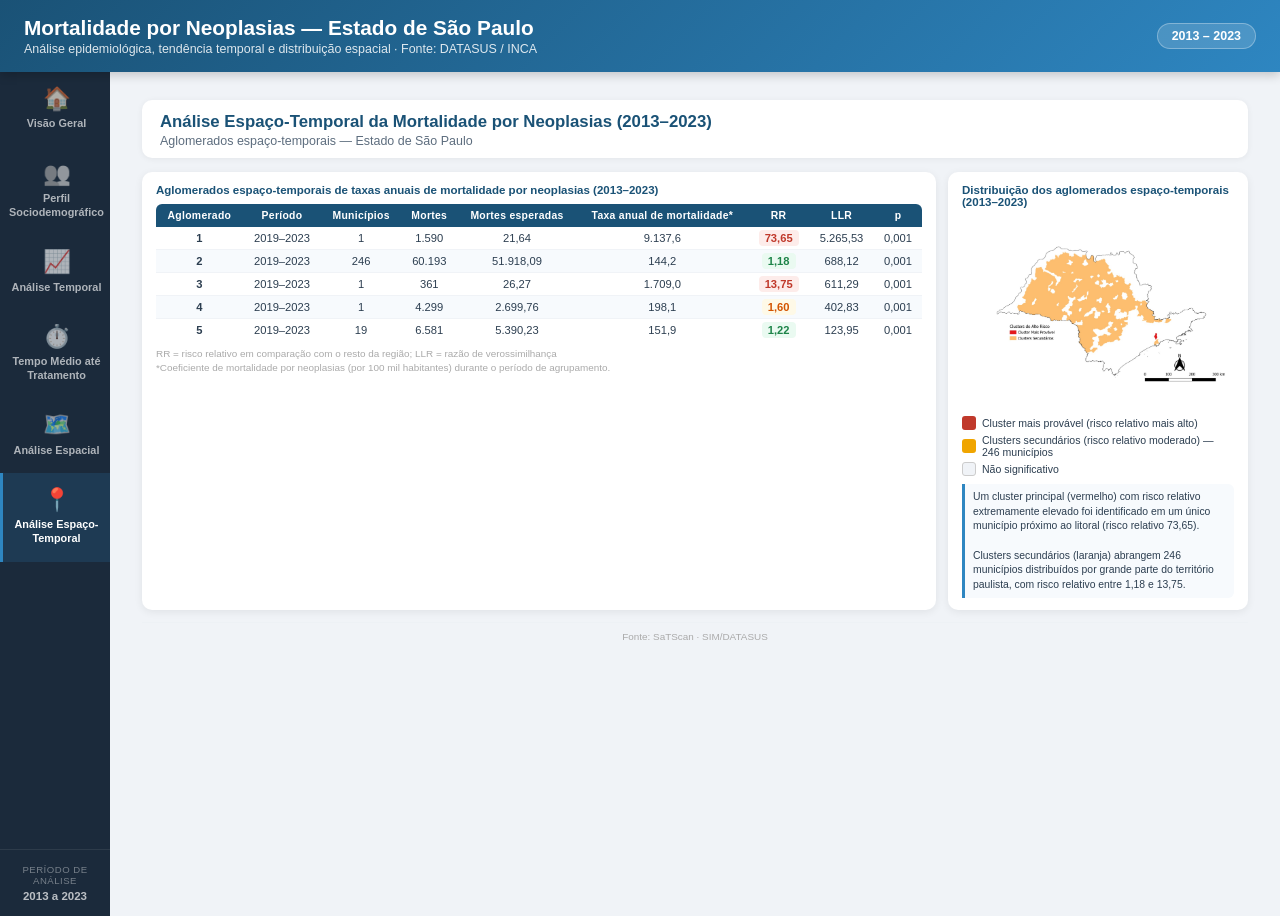
<file: espaco-temporal.html>
<!DOCTYPE html>
<html lang="pt-BR">
<head>
<meta charset="UTF-8">
<meta name="viewport" content="width=device-width, initial-scale=1.0">
<title>Análise Espaço-Temporal — Neoplasias SP</title>
<link rel="stylesheet" href="styles.css">
<style>
  .page-title-bar {
    background: white;
    padding: 12px 18px 10px;
    border-radius: 10px;
    box-shadow: 0 1px 6px rgba(0,0,0,0.06);
    margin-bottom: 14px;
    display: flex;
    justify-content: space-between;
    align-items: flex-start;
  }
  .page-title-bar h2 { font-size: 1.05rem; font-weight: 800; color: var(--azul); }
  .page-title-bar p  { font-size: 0.78rem; color: var(--cinza-sub); margin-top: 2px; }

  /* Linha principal: tabela + mapa clusters */
  .et-grid {
    display: grid;
    grid-template-columns: 1fr 300px;
    gap: 12px;
    margin-bottom: 12px;
  }

  /* Tabela clusters */
  .clusters-panel {
    background: white;
    border-radius: 10px;
    padding: 12px 14px;
    box-shadow: 0 2px 8px rgba(0,0,0,0.07);
  }
  .clusters-title { font-size: 0.72rem; font-weight: 700; color: var(--azul); margin-bottom: 8px; }
  .clusters-table { width: 100%; border-collapse: collapse; font-size: 0.7rem; }
  .clusters-table th {
    background: #1a5276;
    color: white;
    padding: 6px 8px;
    font-size: 0.65rem;
    font-weight: 700;
    text-align: center;
    white-space: nowrap;
  }
  .clusters-table td { padding: 5px 8px; border-bottom: 1px solid #f0f3f7; text-align: center; }
  .clusters-table tr:last-child td { border-bottom: none; }
  .rr-alto  { background: #fdecea; color: #c0392b; font-weight: 700; border-radius: 4px; padding: 2px 6px; }
  .rr-medio { background: #fef9e7; color: #d35400; font-weight: 700; border-radius: 4px; padding: 2px 6px; }
  .rr-baixo { background: #eafaf1; color: #1e8449; font-weight: 700; border-radius: 4px; padding: 2px 6px; }
  .clusters-note { font-size: 0.62rem; color: #aaa; margin-top: 6px; line-height: 1.4; }

  /* Mapa clusters */
  .cluster-mapa-panel {
    background: white;
    border-radius: 10px;
    padding: 12px 14px;
    box-shadow: 0 2px 8px rgba(0,0,0,0.07);
  }
  .cluster-mapa-title { font-size: 0.72rem; font-weight: 700; color: var(--azul); margin-bottom: 8px; }
  .mapa-img-placeholder {
    width: 100%; height: 140px;
    background: #f0f3f7;
    border-radius: 6px;
    display: flex;
    align-items: center;
    justify-content: center;
    color: #aaa;
    font-size: 0.7rem;
    border: 2px dashed #dde3eb;
  }
  .legenda-item {
    display: flex;
    align-items: center;
    gap: 6px;
    font-size: 0.66rem;
    color: var(--cinza-texto);
    margin-bottom: 4px;
  }
  .legenda-cor { width: 14px; height: 14px; border-radius: 3px; flex-shrink: 0; }
  .cluster-nota {
    margin-top: 8px;
    background: #f7fafd;
    border-left: 3px solid var(--azul-claro);
    border-radius: 0 6px 6px 0;
    padding: 6px 8px;
    font-size: 0.65rem;
    color: var(--cinza-texto);
    line-height: 1.4;
  }

  .fonte-bar {
    font-size: 0.62rem; color: #aaa;
    padding: 8px 0 2px;
    border-top: 1px solid #edf1f5;
    text-align: center;
  }

  @media (max-width: 1024px) {
    .et-grid { grid-template-columns: 1fr; }
  }
  @media (max-width: 768px) {
    .et-grid { grid-template-columns: 1fr; }
    .page-title-bar { flex-direction: column; gap: 6px; }
    .clusters-table { min-width: 560px; }
    .clusters-panel { overflow-x: auto; -webkit-overflow-scrolling: touch; }
  }
</style>
</head>
<body>

<div class="header">
  <div class="header-left">
    <h1>Mortalidade por Neoplasias — Estado de São Paulo</h1>
    <p>Análise epidemiológica, tendência temporal e distribuição espacial · Fonte: DATASUS / INCA</p>
  </div>
  <div class="header-badge">2013 – 2023</div>
</div>

<div class="layout">
  <nav class="sidebar">
    <a href="index.html"><span class="nav-icon">🏠</span>Visão Geral</a>
    <a href="perfil.html"><span class="nav-icon">👥</span>Perfil Sociodemográfico</a>
    <a href="temporal.html"><span class="nav-icon">📈</span>Análise Temporal</a>
    <a href="tratamento.html"><span class="nav-icon">⏱️</span>Tempo Médio até Tratamento</a>
    <a href="espacial.html"><span class="nav-icon">🗺️</span>Análise Espacial</a>
    <a href="espaco-temporal.html" class="active"><span class="nav-icon">📍</span>Análise Espaço-Temporal</a>
    <div class="sidebar-footer">
      <div class="periodo-label">Período de análise</div>
      <div class="periodo-valor">2013 a 2023</div>
    </div>
  </nav>

  <div class="content">

    <div class="page-title-bar">
      <div>
        <h2>Análise Espaço-Temporal da Mortalidade por Neoplasias (2013–2023)</h2>
        <p>Aglomerados espaço-temporais — Estado de São Paulo</p>
      </div>
    </div>

    <div class="et-grid">

      <div class="clusters-panel">
        <div class="clusters-title">Aglomerados espaço-temporais de taxas anuais de mortalidade por neoplasias (2013–2023)</div>
        <table class="clusters-table">
          <thead>
            <tr>
              <th>Aglomerado</th>
              <th>Período</th>
              <th>Municípios</th>
              <th>Mortes</th>
              <th>Mortes esperadas</th>
              <th>Taxa anual de mortalidade*</th>
              <th>RR</th>
              <th>LLR</th>
              <th>p</th>
            </tr>
          </thead>
          <tbody>
            <tr>
              <td><strong>1</strong></td><td>2019–2023</td><td>1</td>
              <td>1.590</td><td>21,64</td><td>9.137,6</td>
              <td><span class="rr-alto">73,65</span></td><td>5.265,53</td><td>0,001</td>
            </tr>
            <tr>
              <td><strong>2</strong></td><td>2019–2023</td><td>246</td>
              <td>60.193</td><td>51.918,09</td><td>144,2</td>
              <td><span class="rr-baixo">1,18</span></td><td>688,12</td><td>0,001</td>
            </tr>
            <tr>
              <td><strong>3</strong></td><td>2019–2023</td><td>1</td>
              <td>361</td><td>26,27</td><td>1.709,0</td>
              <td><span class="rr-alto">13,75</span></td><td>611,29</td><td>0,001</td>
            </tr>
            <tr>
              <td><strong>4</strong></td><td>2019–2023</td><td>1</td>
              <td>4.299</td><td>2.699,76</td><td>198,1</td>
              <td><span class="rr-medio">1,60</span></td><td>402,83</td><td>0,001</td>
            </tr>
            <tr>
              <td><strong>5</strong></td><td>2019–2023</td><td>19</td>
              <td>6.581</td><td>5.390,23</td><td>151,9</td>
              <td><span class="rr-baixo">1,22</span></td><td>123,95</td><td>0,001</td>
            </tr>
          </tbody>
        </table>
        <div class="clusters-note">
          RR = risco relativo em comparação com o resto da região; LLR = razão de verossimilhança<br>
          *Coeficiente de mortalidade por neoplasias (por 100 mil habitantes) durante o período de agrupamento.
        </div>
      </div>

      <div class="cluster-mapa-panel">
        <div class="cluster-mapa-title">Distribuição dos aglomerados espaço-temporais (2013–2023)</div>
        <img src="images/mapa-clusters.png" alt="Mapa de Clusters" style="width:100%;border-radius:6px;display:block;margin-bottom:8px" onerror="this.style.display='none';this.nextElementSibling.style.display='flex'">
        <div class="mapa-img-placeholder" style="display:none">Salve <strong>images/mapa-clusters.png</strong> na pasta dashboard</div>
        <div class="legenda-item"><div class="legenda-cor" style="background:#c0392b"></div>Cluster mais provável (risco relativo mais alto)</div>
        <div class="legenda-item"><div class="legenda-cor" style="background:#f0a500"></div>Clusters secundários (risco relativo moderado) — 246 municípios</div>
        <div class="legenda-item"><div class="legenda-cor" style="background:#f0f3f7;border:1px solid #ccc"></div>Não significativo</div>
        <div class="cluster-nota">
          Um cluster principal (vermelho) com risco relativo extremamente elevado foi identificado em um único município próximo ao litoral (risco relativo 73,65).<br><br>
          Clusters secundários (laranja) abrangem 246 municípios distribuídos por grande parte do território paulista, com risco relativo entre 1,18 e 13,75.
        </div>
      </div>

    </div><!-- /et-grid -->

    <div class="fonte-bar">Fonte: SaTScan · SIM/DATASUS</div>

  </div><!-- /content -->
</div><!-- /layout -->

</body>
</html>
</file>
<file: styles.css>
:root {
  --azul: #1a5276;
  --azul-claro: #2e86c1;
  --azul-medio: #5dade2;
  --verde: #1e8449;
  --verde-claro: #27ae60;
  --cinza-bg: #f0f3f7;
  --cinza-card: #ffffff;
  --cinza-texto: #2c3e50;
  --cinza-sub: #5d6d7e;
  --laranja: #d35400;
  --vermelho: #c0392b;
  --roxo: #7d3c98;
  --sombra: 0 2px 12px rgba(0,0,0,0.08);
  --sidebar-w: 110px;
  --sidebar-bg: #1b2a3b;
  --sidebar-hover: #243447;
  --sidebar-active: #2e86c1;
}

* { box-sizing: border-box; margin: 0; padding: 0; }

body {
  font-family: 'Segoe UI', Arial, sans-serif;
  background: var(--cinza-bg);
  color: var(--cinza-texto);
  min-height: 100vh;
  display: flex;
  flex-direction: column;
}

/* ── HEADER ── */
.header {
  background: linear-gradient(135deg, var(--azul) 0%, var(--azul-claro) 100%);
  color: white;
  padding: 16px 24px;
  display: flex;
  align-items: center;
  justify-content: space-between;
  box-shadow: 0 3px 10px rgba(0,0,0,0.2);
  z-index: 200;
  flex-shrink: 0;
}
.header-left h1 { font-size: 1.3rem; font-weight: 700; }
.header-left p  { font-size: 0.78rem; opacity: 0.85; margin-top: 2px; }
.header-badge {
  background: rgba(255,255,255,0.15);
  border: 1px solid rgba(255,255,255,0.3);
  border-radius: 20px;
  padding: 5px 14px;
  font-size: 0.78rem;
  font-weight: 600;
  white-space: nowrap;
}

/* ── LAYOUT PRINCIPAL ── */
.layout {
  display: flex;
  flex: 1;
  overflow: hidden;
}

/* ── SIDEBAR ── */
.sidebar {
  width: var(--sidebar-w);
  background: var(--sidebar-bg);
  display: flex;
  flex-direction: column;
  align-items: stretch;
  flex-shrink: 0;
  position: sticky;
  top: 0;
  height: calc(100vh - 56px);
  overflow-y: auto;
}

.sidebar a {
  display: flex;
  flex-direction: column;
  align-items: center;
  justify-content: center;
  gap: 6px;
  padding: 16px 8px;
  text-decoration: none;
  color: rgba(255,255,255,0.65);
  font-size: 0.68rem;
  font-weight: 600;
  text-align: center;
  line-height: 1.3;
  border-left: 3px solid transparent;
  transition: all 0.2s;
}
.sidebar a:hover {
  background: var(--sidebar-hover);
  color: rgba(255,255,255,0.9);
}
.sidebar a.active {
  background: rgba(46,134,193,0.18);
  color: white;
  border-left-color: var(--sidebar-active);
}
.sidebar a .nav-icon {
  font-size: 1.4rem;
  line-height: 1;
}
.sidebar a[href="perfil.html"] .nav-icon {
  filter: grayscale(1) brightness(1.6);
}

.sidebar-footer {
  margin-top: auto;
  padding: 14px 8px;
  border-top: 1px solid rgba(255,255,255,0.08);
  text-align: center;
}
.sidebar-footer .periodo-label {
  font-size: 0.6rem;
  color: rgba(255,255,255,0.4);
  text-transform: uppercase;
  letter-spacing: 0.5px;
  margin-bottom: 4px;
}
.sidebar-footer .periodo-valor {
  font-size: 0.72rem;
  font-weight: 700;
  color: rgba(255,255,255,0.7);
}

/* ── CONTEÚDO ── */
.content {
  flex: 1;
  padding: 28px 32px;
  overflow-y: auto;
  max-width: 1200px;
}

/* ── SEÇÃO ── */
.section-title {
  font-size: 1.05rem;
  font-weight: 700;
  color: var(--azul);
  margin-bottom: 18px;
  padding-bottom: 8px;
  border-bottom: 2px solid #d6e4f0;
  display: flex;
  align-items: center;
  gap: 8px;
}
.section-title::before {
  content: '';
  display: inline-block;
  width: 4px;
  height: 20px;
  background: var(--azul-claro);
  border-radius: 2px;
  flex-shrink: 0;
}

/* ── CARDS ── */
.cards-grid {
  display: grid;
  grid-template-columns: repeat(auto-fit, minmax(190px, 1fr));
  gap: 16px;
  margin-bottom: 28px;
}
.card {
  background: white;
  border-radius: 12px;
  padding: 20px 18px 16px;
  box-shadow: var(--sombra);
  border-top: 4px solid var(--azul-claro);
  display: flex;
  flex-direction: column;
  gap: 5px;
}
.card.verde   { border-top-color: var(--verde-claro); }
.card.laranja { border-top-color: var(--laranja); }
.card.roxo    { border-top-color: var(--roxo); }
.card.vermelho{ border-top-color: var(--vermelho); }
.card-icon  { font-size: 1.5rem; }
.card-label { font-size: 0.7rem; font-weight: 700; color: var(--cinza-sub); text-transform: uppercase; letter-spacing: 0.5px; margin-top: 2px; }
.card-value { font-size: 1.6rem; font-weight: 800; color: var(--azul); line-height: 1.1; }
.card.verde   .card-value { color: var(--verde); }
.card.laranja .card-value { color: var(--laranja); }
.card.roxo    .card-value { color: var(--roxo); }
.card.vermelho .card-value{ color: var(--vermelho); }
.card-sub { font-size: 0.73rem; color: var(--cinza-sub); line-height: 1.4; }

/* ── GRÁFICOS ── */
.charts-grid {
  display: grid;
  grid-template-columns: repeat(auto-fit, minmax(340px, 1fr));
  gap: 20px;
  margin-bottom: 24px;
}
.chart-box {
  background: white;
  border-radius: 12px;
  padding: 18px 18px 14px;
  box-shadow: var(--sombra);
}
.chart-box.wide { grid-column: 1 / -1; }
.chart-title {
  font-size: 0.82rem;
  font-weight: 700;
  color: var(--azul);
  margin-bottom: 12px;
  text-transform: uppercase;
  letter-spacing: 0.3px;
}
.chart-container { position: relative; }

/* ── TABELAS ── */
.table-box {
  background: white;
  border-radius: 12px;
  padding: 18px;
  box-shadow: var(--sombra);
  margin-bottom: 20px;
  overflow-x: auto;
}
table { width: 100%; border-collapse: collapse; font-size: 0.82rem; }
th {
  background: var(--azul);
  color: white;
  padding: 9px 13px;
  text-align: left;
  font-size: 0.76rem;
  font-weight: 600;
  letter-spacing: 0.3px;
}
th:first-child { border-radius: 6px 0 0 0; }
th:last-child  { border-radius: 0 6px 0 0; }
td { padding: 8px 13px; border-bottom: 1px solid #edf1f5; }
tr:last-child td { border-bottom: none; }
tr:nth-child(even) td { background: #f7fafd; }
tr:hover td { background: #eef5ff; }
td.num { text-align: right; font-weight: 600; }
td.pct { text-align: right; color: var(--azul-claro); font-weight: 600; }

/* ── DESTAQUES ── */
.destaques {
  display: grid;
  grid-template-columns: repeat(auto-fit, minmax(260px, 1fr));
  gap: 12px;
  margin-bottom: 24px;
}
.destaque-item {
  background: white;
  border-radius: 10px;
  padding: 14px 16px;
  box-shadow: var(--sombra);
  border-left: 4px solid var(--azul-claro);
  font-size: 0.83rem;
  line-height: 1.5;
}
.destaque-item.verde   { border-left-color: var(--verde-claro); }
.destaque-item.laranja { border-left-color: var(--laranja); }
.destaque-item.vermelho{ border-left-color: var(--vermelho); }

/* ── APC ── */
.apc-grid {
  display: grid;
  grid-template-columns: repeat(auto-fit, minmax(190px, 1fr));
  gap: 14px;
  margin-bottom: 24px;
}
.apc-card { background: white; border-radius: 10px; padding: 18px; box-shadow: var(--sombra); text-align: center; }
.apc-label { font-size: 0.72rem; font-weight: 700; color: var(--cinza-sub); text-transform: uppercase; margin-bottom: 8px; }
.apc-value { font-size: 2rem; font-weight: 800; color: var(--azul); }
.apc-ic    { font-size: 0.7rem; color: var(--cinza-sub); margin-top: 4px; }
.apc-card.feminino .apc-value { color: var(--vermelho); }
.apc-card.masculino .apc-value { color: var(--azul-claro); }

/* ── MORAN ── */
.moran-grid { display: grid; grid-template-columns: 1fr 1fr; gap: 16px; margin-bottom: 24px; }
.moran-card { background: white; border-radius: 10px; padding: 16px 18px; box-shadow: var(--sombra); border-left: 4px solid #aab7c4; }
.moran-titulo { font-size: 0.75rem; font-weight: 700; color: var(--cinza-sub); text-transform: uppercase; margin-bottom: 8px; }
.moran-valor  { font-size: 1.7rem; font-weight: 800; color: #6c757d; }
.moran-badge  { display: inline-block; margin-top: 5px; padding: 2px 10px; border-radius: 12px; font-size: 0.7rem; font-weight: 700; background: #f0f3f6; color: #6c757d; }
.moran-p      { font-size: 0.75rem; color: var(--cinza-sub); margin-top: 5px; }

/* ── CLUSTERS ── */
.cluster-rr { display: inline-block; padding: 2px 8px; border-radius: 10px; font-size: 0.76rem; font-weight: 700; }
.rr-alto  { background: #fde8e8; color: #c0392b; }
.rr-medio { background: #fef3e2; color: #d35400; }
.rr-baixo { background: #e8f5e9; color: #1e8449; }

/* ── TIPOS CÂNCER ── */
.tipos-grid { display: grid; grid-template-columns: 1fr 1fr; gap: 20px; margin-bottom: 24px; }
.tipos-card { background: white; border-radius: 12px; padding: 18px; box-shadow: var(--sombra); }
.tipos-header { font-size: 0.88rem; font-weight: 700; margin-bottom: 12px; padding-bottom: 8px; border-bottom: 2px solid #edf1f5; display: flex; align-items: center; gap: 8px; }
.tipo-item { display: flex; align-items: center; gap: 10px; padding: 7px 0; border-bottom: 1px solid #f0f3f7; font-size: 0.83rem; }
.tipo-item:last-child { border-bottom: none; }
.tipo-rank { width: 26px; height: 26px; border-radius: 50%; display: flex; align-items: center; justify-content: center; font-weight: 800; font-size: 0.75rem; flex-shrink: 0; }
.rank-1 { background: #ffd700; color: #7d5c00; }
.rank-2 { background: #c0c0c0; color: #444; }
.rank-3 { background: #cd7f32; color: white; }
.rank-4 { background: #dde3eb; color: #444; }
.rank-5 { background: #dde3eb; color: #444; }

.tables-2col { display: grid; grid-template-columns: 1fr 1fr; gap: 16px; }
.fonte { font-size: 0.7rem; color: #95a5a6; text-align: right; margin-top: 8px; }

/* ══════════════════════════════════════════
   RESPONSIVO
   ══════════════════════════════════════════ */

/* ── TABLET (≤ 1024px) ── */
@media (max-width: 1024px) {
  .content { padding: 18px 20px; }
  .charts-grid { grid-template-columns: 1fr; }
  .tipos-grid  { grid-template-columns: 1fr; }
  .moran-grid  { grid-template-columns: 1fr; }
  .tables-2col { grid-template-columns: 1fr; }
}

/* ── MOBILE (≤ 768px) ── */
@media (max-width: 768px) {
  /* Header compacto */
  .header { padding: 10px 14px; gap: 8px; }
  .header-left h1 { font-size: 0.9rem; }
  .header-left p  { font-size: 0.68rem; }
  .header-badge   { font-size: 0.65rem; padding: 3px 8px; }

  /* Layout: sidebar vai para baixo */
  .layout {
    flex-direction: column-reverse;
  }

  /* Sidebar vira barra inferior */
  .sidebar {
    width: 100%;
    height: auto;
    flex-direction: row;
    position: fixed;
    bottom: 0;
    left: 0;
    right: 0;
    z-index: 300;
    overflow-x: auto;
    overflow-y: hidden;
    height: 64px;
    justify-content: flex-start;
    box-shadow: 0 -2px 10px rgba(0,0,0,0.2);
  }
  .sidebar a {
    flex-direction: column;
    flex-shrink: 0;
    padding: 8px 12px;
    font-size: 0.55rem;
    gap: 3px;
    border-left: none;
    border-top: 3px solid transparent;
    min-width: 68px;
  }
  .sidebar a.active {
    border-left-color: transparent;
    border-top-color: var(--sidebar-active);
  }
  .sidebar a .nav-icon { font-size: 1.2rem; }
  .sidebar-footer { display: none; }

  /* Conteúdo com padding inferior para não ficar atrás da nav */
  .content {
    padding: 14px 12px 80px;
    max-width: 100%;
  }

  /* Grids → 1 coluna */
  .cards-grid  { grid-template-columns: 1fr 1fr; }
  .charts-grid { grid-template-columns: 1fr; }
  .tipos-grid  { grid-template-columns: 1fr; }
  .moran-grid  { grid-template-columns: 1fr; }
  .tables-2col { grid-template-columns: 1fr; }
  .destaques   { grid-template-columns: 1fr; }
  .apc-grid    { grid-template-columns: 1fr 1fr; }

  /* Tabelas com scroll horizontal */
  .table-box { overflow-x: auto; -webkit-overflow-scrolling: touch; }
  table { min-width: 480px; }

  /* Mini-table não precisa de min-width */
  .mini-table { min-width: unset; }

  /* Seção */
  .section-title { font-size: 0.9rem; }
}
</file>
